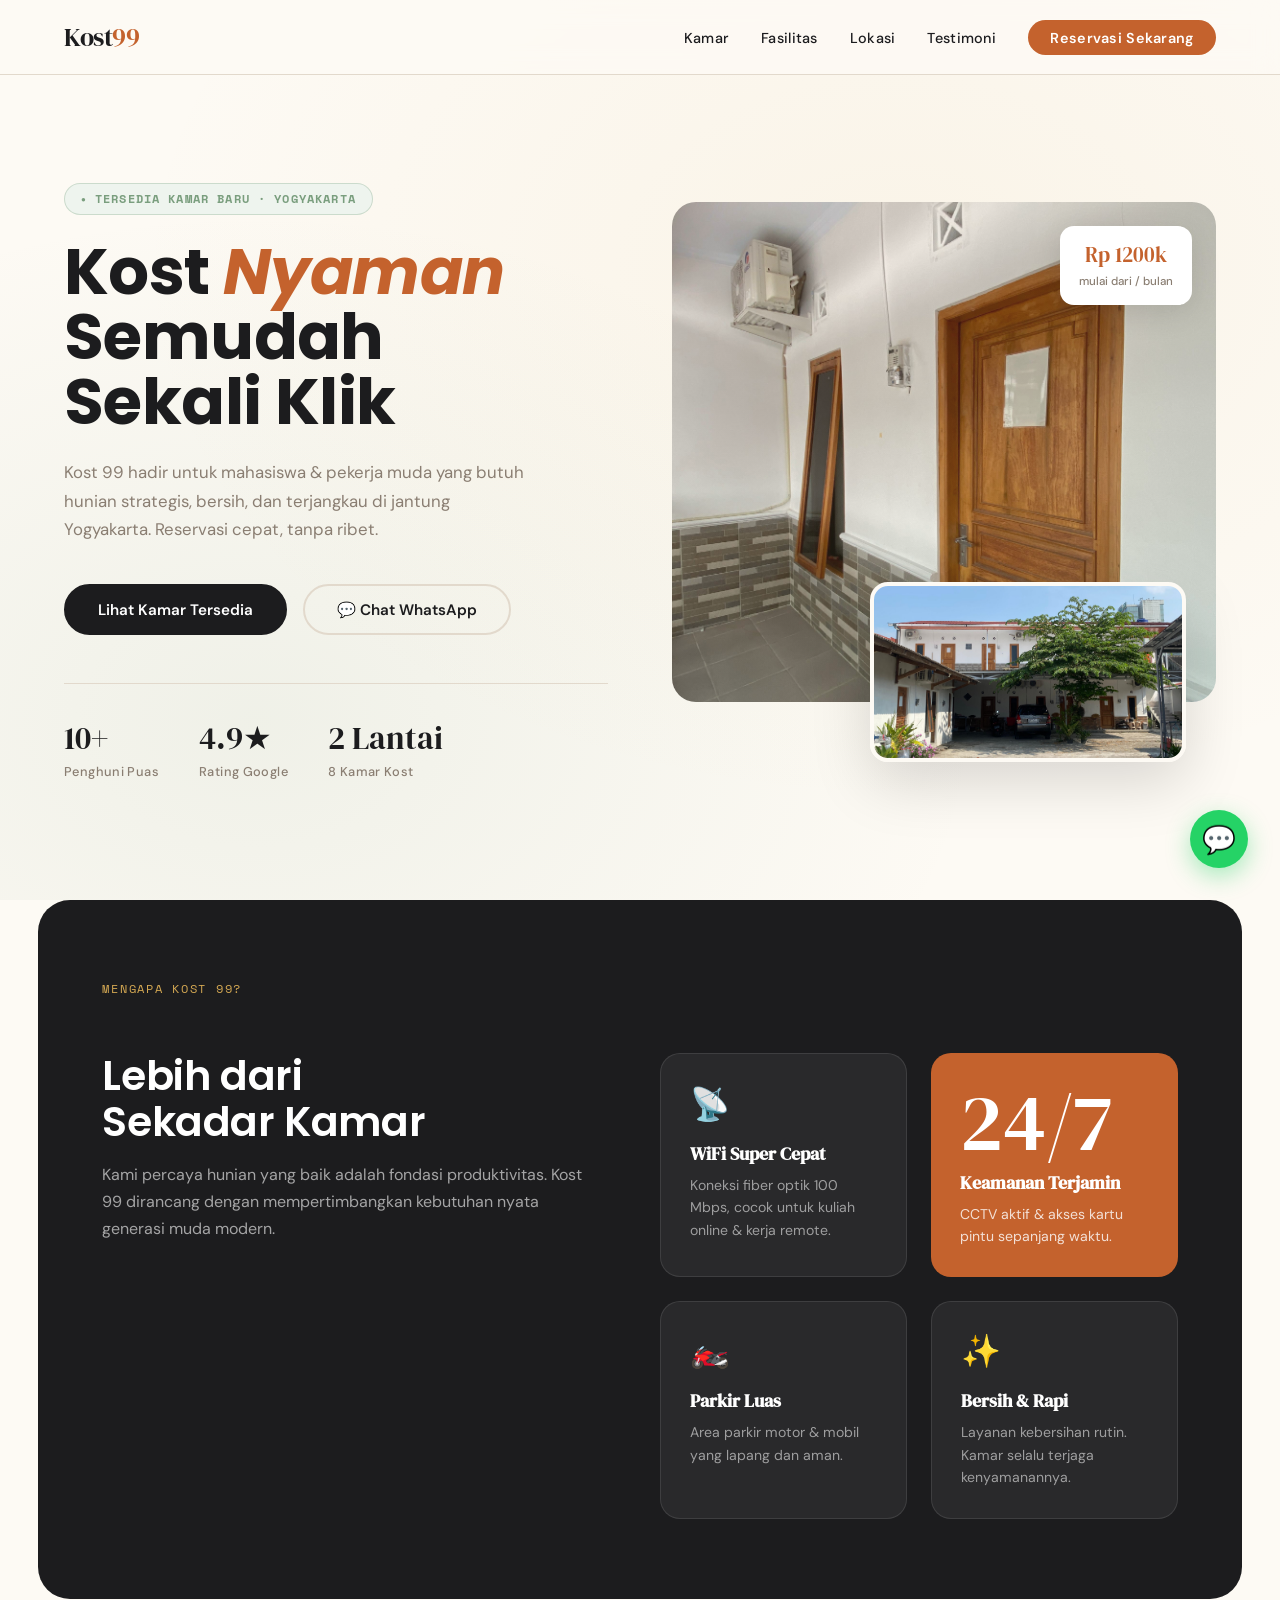
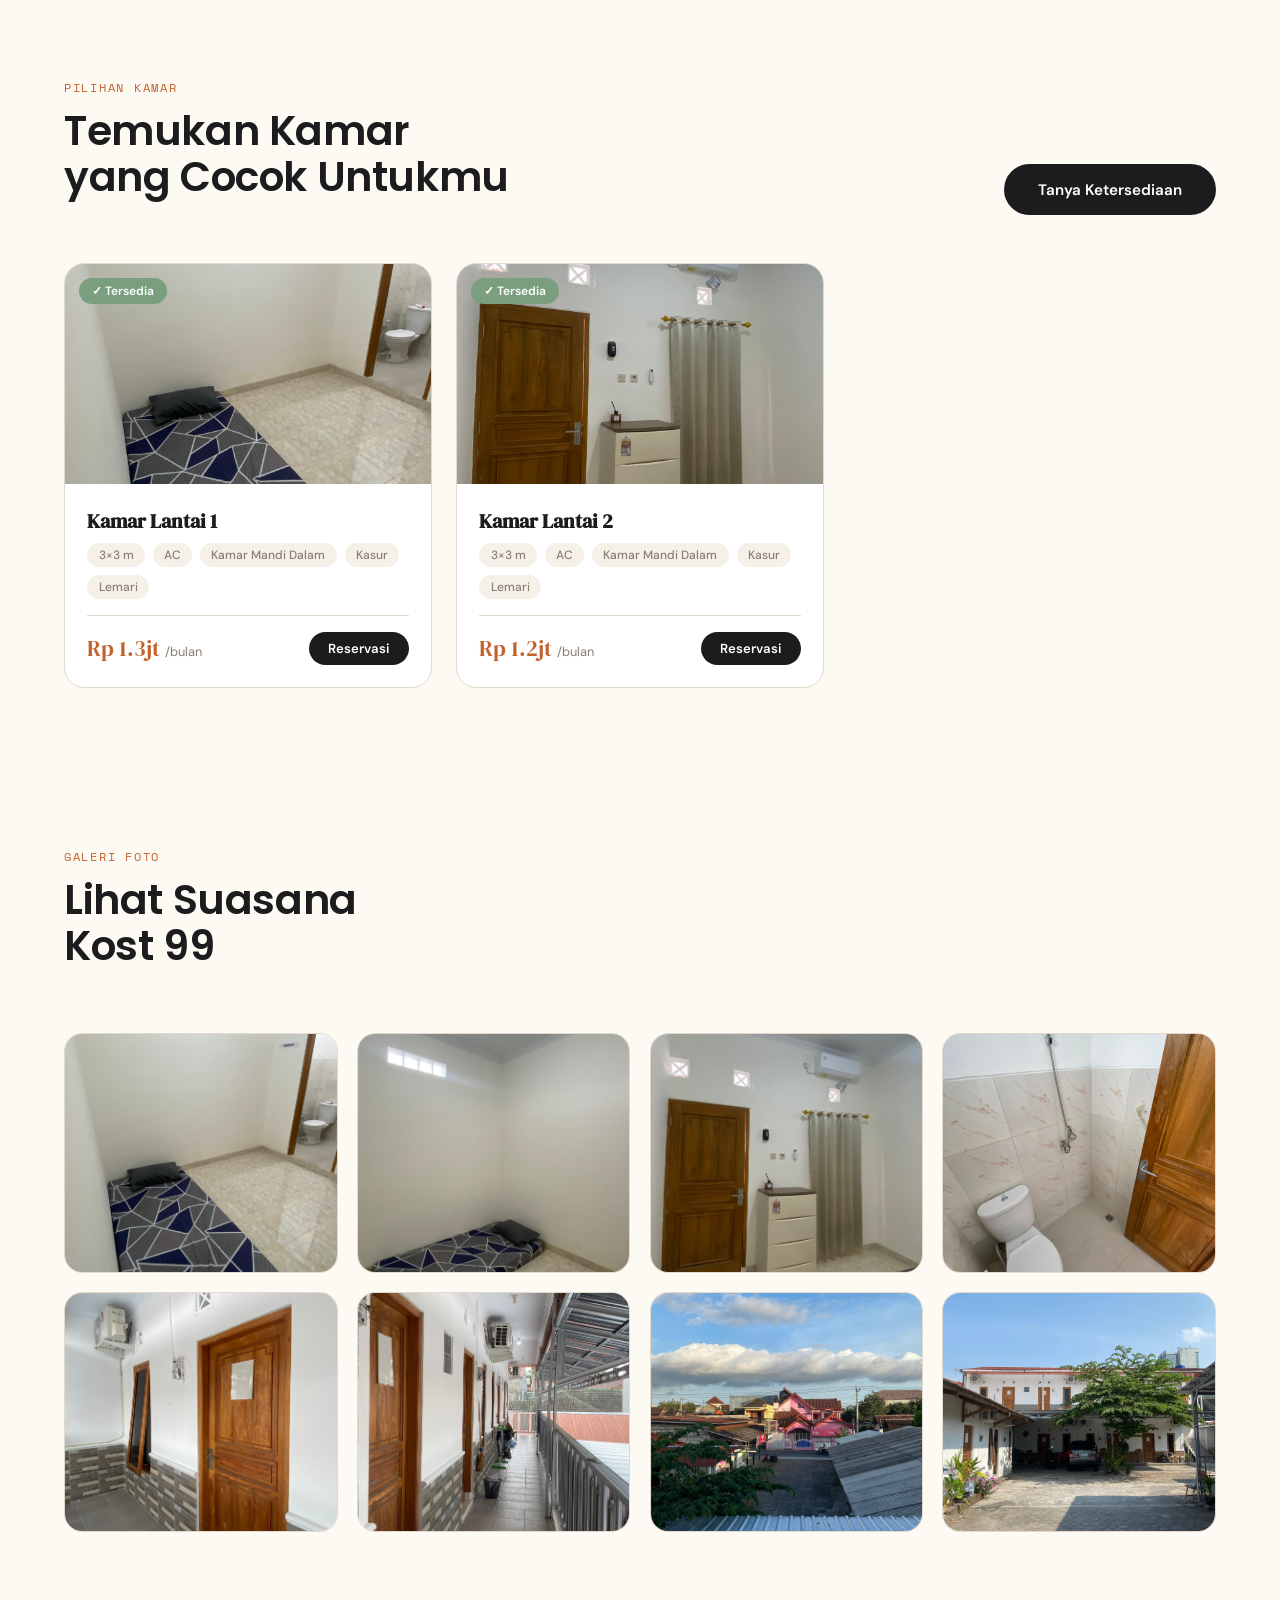
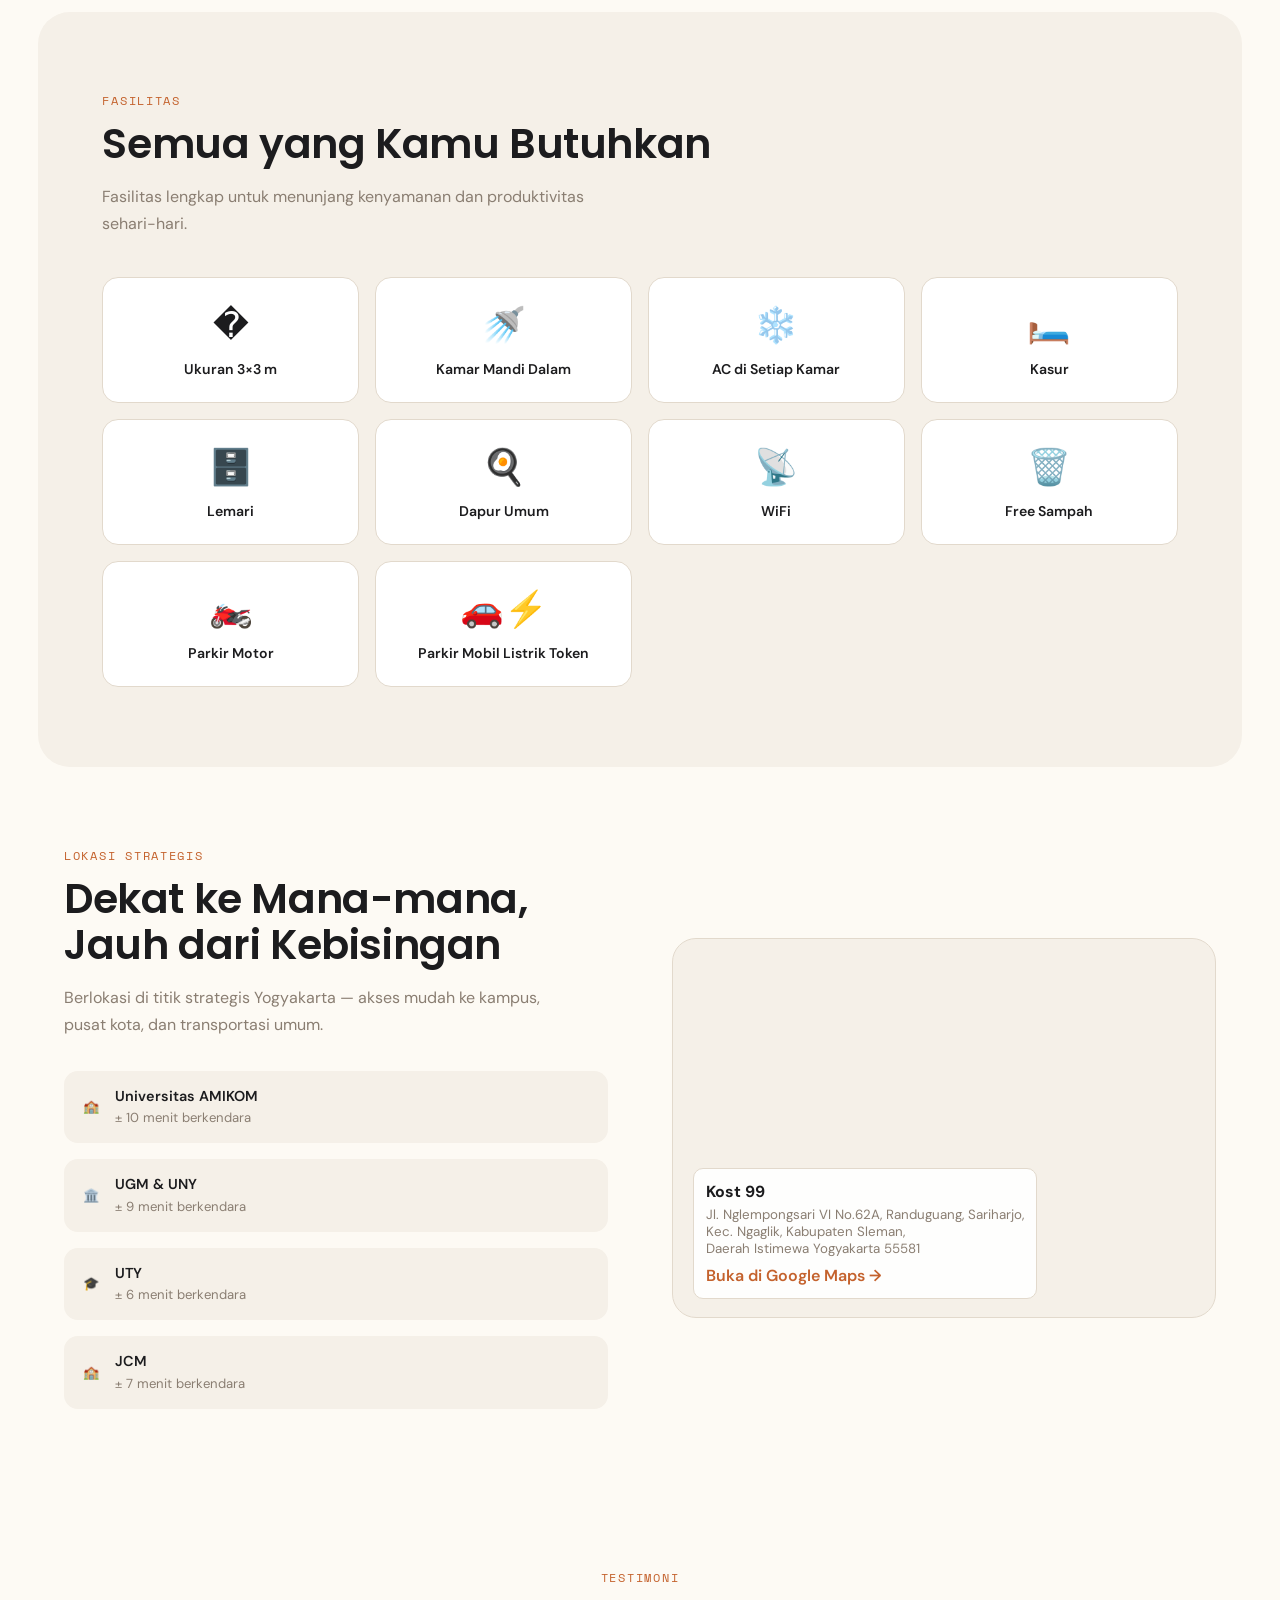
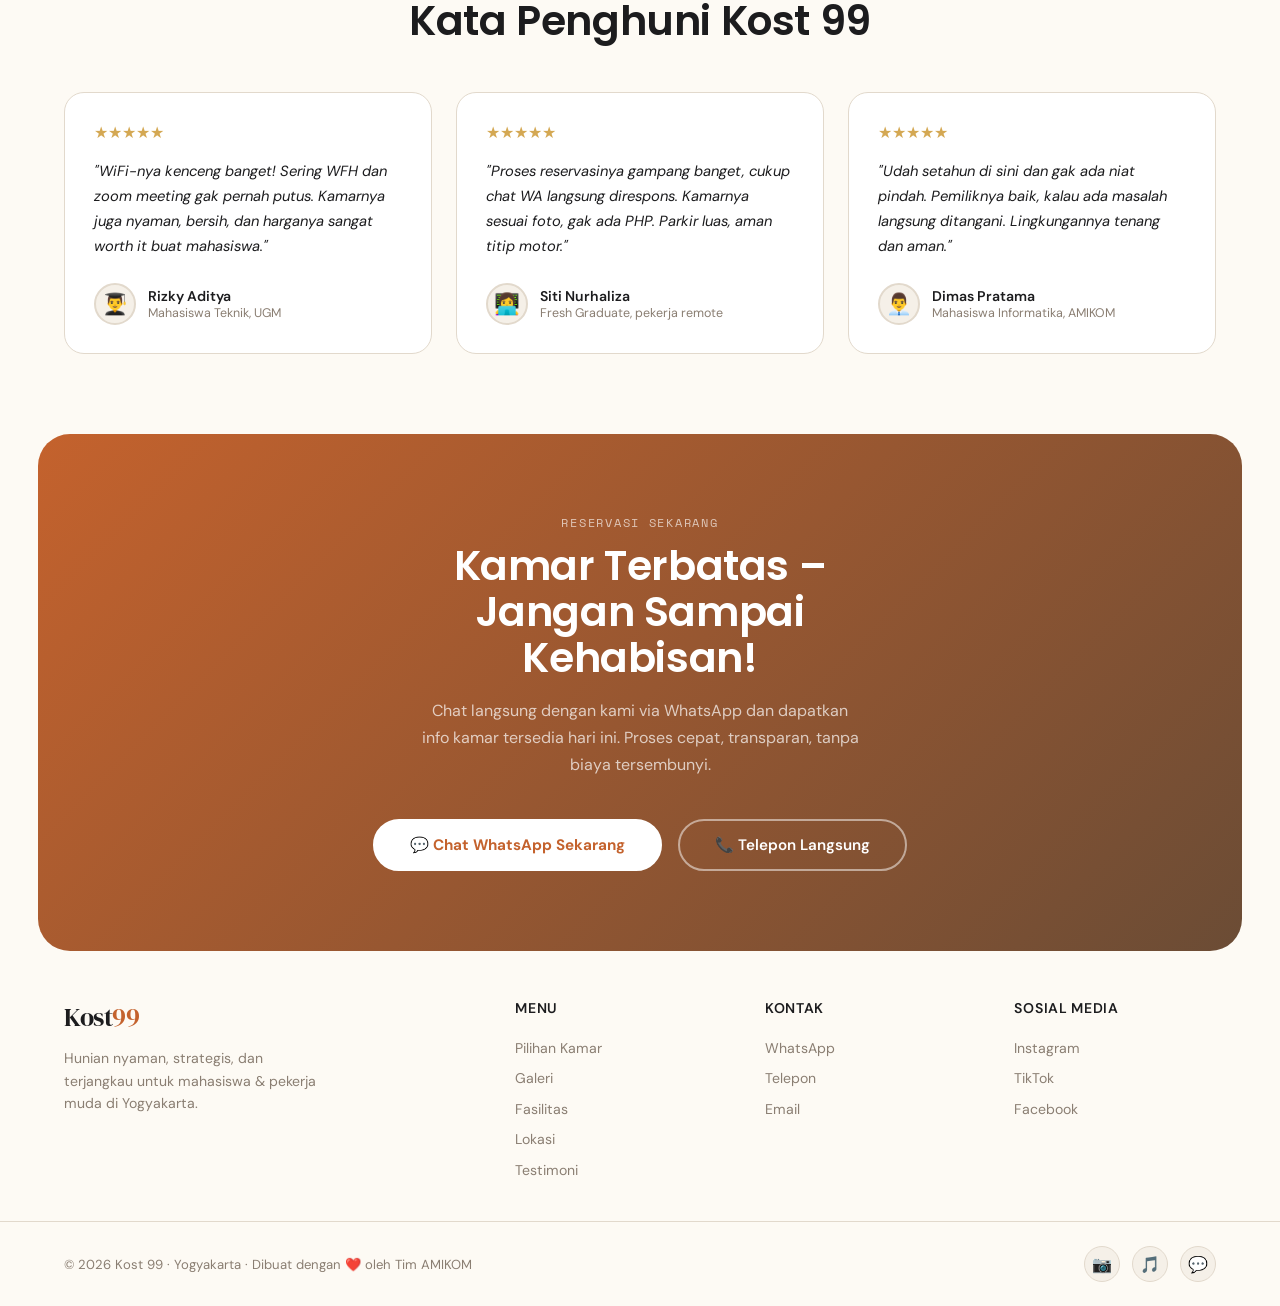
<file: index.html>
<!DOCTYPE html>
<html lang="id">
<head>
  <meta charset="UTF-8" />
  <meta name="viewport" content="width=device-width, initial-scale=1.0" />
  <title>Kost 99 – Hunian Nyaman di Yogyakarta</title>
  <meta name="description" content="Kost 99 – hunian strategis di Yogyakarta untuk mahasiswa & pekerja. Kamar bersih, WiFi cepat, fasilitas lengkap. Reservasi mudah online!" />
  <link rel="preconnect" href="https://fonts.googleapis.com" />
  <link rel="preconnect" href="https://fonts.gstatic.com" crossorigin />
  <link href="https://fonts.googleapis.com/css2?family=DM+Serif+Display:ital@0;1&family=DM+Sans:wght@300;400;500;600&family=Poppins:wght@400;600;700&family=Space+Mono:wght@400;700&display=swap" rel="stylesheet" />
  <link rel="stylesheet" href="styles.css" />
</head>
<body>

<!-- NAV -->
<nav>
  <a href="#" class="nav-logo">Kost<span>99</span></a>
  <ul class="nav-links">
    <li><a href="#kamar">Kamar</a></li>
    <li><a href="#fasilitas">Fasilitas</a></li>
    <li><a href="#lokasi">Lokasi</a></li>
    <li><a href="#testimoni">Testimoni</a></li>
    <li><a href="#kontak" class="nav-cta">Reservasi Sekarang</a></li>
  </ul>
</nav>

<!-- HERO -->
<section class="hero">
  <div class="hero-content">
    <div class="hero-badge">Tersedia Kamar Baru · Yogyakarta</div>
    <h1 class="hero-title">Kost <em>Nyaman</em><br>Semudah<br>Sekali Klik</h1>
    <p class="hero-desc">Kost 99 hadir untuk mahasiswa & pekerja muda yang butuh hunian strategis, bersih, dan terjangkau di jantung Yogyakarta. Reservasi cepat, tanpa ribet.</p>
    <div class="hero-actions">
      <a href="#kamar" class="btn-primary">Lihat Kamar Tersedia</a>
      <a href="https://wa.me/6288221852540?text=Halo%20Kost99%2C%20saya%20ingin%20tanya%20ketersediaan%20kamar" class="btn-secondary" target="_blank">💬 Chat WhatsApp</a>
    </div>
    <div class="hero-stats">
      <div>
        <span class="hero-stat-num">10+</span>
        <span class="hero-stat-label">Penghuni Puas</span>
      </div>
      <div>
        <span class="hero-stat-num">4.9★</span>
        <span class="hero-stat-label">Rating Google</span>
      </div>
      <div>
        <span class="hero-stat-num">2 Lantai</span>
        <span class="hero-stat-label">8 Kamar Kost</span>
      </div>
    </div>
  </div>
  <div class="hero-visual">
    <div class="hero-img-main"></div>
    <div class="hero-img-float"></div>
    <div class="hero-tag">
      <span class="hero-tag-price">Rp 1200k</span>
      <span class="hero-tag-label">mulai dari / bulan</span>
    </div>
  </div>
</section>

<!-- WHY KOST 99 -->
<section class="why" id="mengapa">
  <div class="section-label">Mengapa Kost 99?</div>
  <div class="why-grid">
    <div>
      <h2 class="section-title">Lebih dari<br>Sekadar Kamar</h2>
      <p class="section-desc" style="margin-top:1rem;">Kami percaya hunian yang baik adalah fondasi produktivitas. Kost 99 dirancang dengan mempertimbangkan kebutuhan nyata generasi muda modern.</p>
    </div>
    <div class="why-inner">
      <div class="why-card">
        <span class="why-icon">📡</span>
        <h3>WiFi Super Cepat</h3>
        <p>Koneksi fiber optik 100 Mbps, cocok untuk kuliah online & kerja remote.</p>
      </div>
      <div class="why-card why-highlight">
        <span class="why-big-num">24/7</span>
        <h3>Keamanan Terjamin</h3>
        <p>CCTV aktif & akses kartu pintu sepanjang waktu.</p>
      </div>
      <div class="why-card">
        <span class="why-icon">🏍️</span>
        <h3>Parkir Luas</h3>
        <p>Area parkir motor & mobil yang lapang dan aman.</p>
      </div>
      <div class="why-card">
        <span class="why-icon">✨</span>
        <h3>Bersih & Rapi</h3>
        <p>Layanan kebersihan rutin. Kamar selalu terjaga kenyamanannya.</p>
      </div>
    </div>
  </div>
</section>

<!-- ROOMS -->
<section id="kamar">
  <div class="rooms-header">
    <div>
      <div class="section-label">Pilihan Kamar</div>
      <h2 class="section-title">Temukan Kamar<br>yang Cocok Untukmu</h2>
    </div>
    <a href="#kontak" class="btn-primary">Tanya Ketersediaan</a>
  </div>
  <div class="rooms-grid">
    <div class="room-card">
      <div class="room-img" style="background-image: url('./fotokost/kamar-tidur/WhatsApp%20Image%202024-11-30%20at%2010.42.19_2f88bb75.jpg')">
        <span class="room-badge available">✓ Tersedia</span>
      </div>
      <div class="room-body">
        <h3 class="room-name">Kamar Lantai 1</h3>
        <div class="room-features">
          <span class="room-feat">3×3 m</span>
          <span class="room-feat">AC</span>
          <span class="room-feat">Kamar Mandi Dalam</span>
          <span class="room-feat">Kasur</span>
          <span class="room-feat">Lemari</span>
        </div>
        <div class="room-footer">
          <div>
            <div class="room-price">Rp 1.3jt <span>/bulan</span></div>
          </div>
          <a href="https://wa.me/6288221852540?text=Mau%20tanya%20Kamar%20Lantai%201" class="room-btn" target="_blank">Reservasi</a>
        </div>
      </div>
    </div>
    <div class="room-card">
      <div class="room-img" style="background-image: url('./fotokost/kamar-tidur/WhatsApp%20Image%202024-11-30%20at%2010.42.20_f54c117f.jpg')">
        <span class="room-badge available">✓ Tersedia</span>
      </div>
      <div class="room-body">
        <h3 class="room-name">Kamar Lantai 2</h3>
        <div class="room-features">
          <span class="room-feat">3×3 m</span>
          <span class="room-feat">AC</span>
          <span class="room-feat">Kamar Mandi Dalam</span>
          <span class="room-feat">Kasur</span>
          <span class="room-feat">Lemari</span>
        </div>
        <div class="room-footer">
          <div>
            <div class="room-price">Rp 1.2jt <span>/bulan</span></div>
          </div>
          <a href="https://wa.me/6288221852540?text=Mau%20tanya%20Kamar%20Lantai%202" class="room-btn" target="_blank">Reservasi</a>
        </div>
      </div>
    </div>
  </div>
</section>

<!-- GALLERY -->
<section id="galeri">
  <div class="rooms-header">
    <div>
      <div class="section-label">Galeri Foto</div>
      <h2 class="section-title">Lihat Suasana<br>Kost 99</h2>
    </div>
  </div>
  <div class="gallery-grid">
    <div class="gallery-item">
      <div class="gallery-img" style="background-image: url('./fotokost/kamar-tidur/WhatsApp%20Image%202024-11-30%20at%2010.42.19_2f88bb75.jpg');"></div>
    </div>
    <div class="gallery-item">
      <div class="gallery-img" style="background-image: url('./fotokost/kamar-tidur/WhatsApp%20Image%202024-11-30%20at%2010.42.20_a5ad1d4a.jpg');"></div>
    </div>
    <div class="gallery-item">
      <div class="gallery-img" style="background-image: url('./fotokost/kamar-tidur/WhatsApp%20Image%202024-11-30%20at%2010.42.20_f54c117f.jpg');"></div>
    </div>
    <div class="gallery-item">
      <div class="gallery-img" style="background-image: url('./fotokost/kamar-mandi/WhatsApp%20Image%202024-11-30%20at%2010.42.24_61f6daa3.jpg');"></div>
    </div>
    <div class="gallery-item">
      <div class="gallery-img" style="background-image: url('./fotokost/depan-kamar/WhatsApp%20Image%202024-11-30%20at%2010.42.14_7a111dfc.jpg');"></div>
    </div>
    <div class="gallery-item">
      <div class="gallery-img" style="background-image: url('./fotokost/depan-kamar/WhatsApp%20Image%202024-11-30%20at%2010.42.18_6459a204.jpg');"></div>
    </div>
    <div class="gallery-item">
      <div class="gallery-img" style="background-image: url('./fotokost/depan-kamar/WhatsApp%20Image%202024-11-30%20at%2010.42.27_b3b7ba86.jpg');"></div>
    </div>
    <div class="gallery-item">
      <div class="gallery-img" style="background-image: url('./fotokost/halaman/WhatsApp%20Image%202024-11-30%20at%2010.42.23_2e1df0cd.jpg');"></div>
    </div>
  </div>
</section>

<!-- FACILITIES -->
<section class="facilities" id="fasilitas">
  <div class="section-label">Fasilitas</div>
  <h2 class="section-title">Semua yang Kamu Butuhkan</h2>
  <p class="section-desc">Fasilitas lengkap untuk menunjang kenyamanan dan produktivitas sehari-hari.</p>
  <div class="fac-grid">
    <div class="fac-item"><span class="fac-icon">�</span><div class="fac-name">Ukuran 3×3 m</div></div>
    <div class="fac-item"><span class="fac-icon">🚿</span><div class="fac-name">Kamar Mandi Dalam</div></div>
    <div class="fac-item"><span class="fac-icon">❄️</span><div class="fac-name">AC di Setiap Kamar</div></div>
    <div class="fac-item"><span class="fac-icon">🛏️</span><div class="fac-name">Kasur</div></div>
    <div class="fac-item"><span class="fac-icon">🗄️</span><div class="fac-name">Lemari</div></div>
    <div class="fac-item"><span class="fac-icon">🍳</span><div class="fac-name">Dapur Umum</div></div>
    <div class="fac-item"><span class="fac-icon">📡</span><div class="fac-name">WiFi</div></div>
    <div class="fac-item"><span class="fac-icon">🗑️</span><div class="fac-name">Free Sampah</div></div>
    <div class="fac-item"><span class="fac-icon">🏍️</span><div class="fac-name">Parkir Motor</div></div>
    <div class="fac-item"><span class="fac-icon">🚗⚡</span><div class="fac-name">Parkir Mobil Listrik Token</div></div>
  </div>
</section>

<!-- LOCATION -->
<section id="lokasi">
  <div class="location-grid">
    <div>
      <div class="section-label">Lokasi Strategis</div>
      <h2 class="section-title">Dekat ke Mana-mana,<br>Jauh dari Kebisingan</h2>
      <p class="section-desc">Berlokasi di titik strategis Yogyakarta — akses mudah ke kampus, pusat kota, dan transportasi umum.</p>
      <div class="loc-items">
        <div class="loc-item">
          <span class="loc-icon">🏫</span>
          <div>
            <strong>Universitas AMIKOM</strong>
            <span>± 10 menit berkendara</span>
          </div>
        </div>
        <div class="loc-item">
          <span class="loc-icon">🏛️</span>
          <div>
            <strong>UGM & UNY</strong>
            <span>± 9 menit berkendara</span>
          </div>
        </div>
        <div class="loc-item">
          <span class="loc-icon">🎓</span>
          <div>
            <strong>UTY</strong>
            <span>± 6 menit berkendara</span>
          </div>
        </div>
        <div class="loc-item">
          <span class="loc-icon">🏫</span>
          <div>
            <strong>JCM</strong>
            <span>± 7 menit berkendara</span>
          </div>
        </div>
      </div>
    </div>
    <div class="location-map">
      <iframe
        src="https://www.google.com/maps?q=Jl.+Nglempongsari+VI+No.+62A,+Randuguang,+Sariharjo,+Ngaglik,+Sleman,+Yogyakarta&output=embed"
        width="100%" height="100%" style="border:0;" allowfullscreen="" loading="lazy" referrerpolicy="no-referrer-when-downgrade"></iframe>
      <div style="position:absolute;left:20px;bottom:18px;background:rgba(255,255,255,0.92);padding:12px;border-radius:10px;border:1px solid var(--border);max-width:86%;">
        <strong>Kost 99</strong><br>
        <small style="color:var(--text-muted);display:block;margin-top:4px;">Jl. Nglempongsari VI No.62A, Randuguang, Sariharjo,<br>Kec. Ngaglik, Kabupaten Sleman,<br>Daerah Istimewa Yogyakarta 55581</small>
        <div style="margin-top:8px;"><a href="https://www.google.com/maps/search/?api=1&query=Jl.+Nglempongsari+VI+No.62A,+Randuguang,+Sariharjo,+Ngaglik,+Sleman,+Yogyakarta+55581" target="_blank" style="color:var(--terracotta);text-decoration:none;font-weight:600;">Buka di Google Maps →</a></div>
      </div>
    </div>
  </div>
</section>

<!-- TESTIMONIALS -->
<section class="testi" id="testimoni">
  <div style="text-align:center;">
    <div class="section-label">Testimoni</div>
    <h2 class="section-title">Kata Penghuni Kost 99</h2>
  </div>
  <div class="testi-grid">
    <div class="testi-card">
      <div class="testi-stars">★★★★★</div>
      <p class="testi-text">"WiFi-nya kenceng banget! Sering WFH dan zoom meeting gak pernah putus. Kamarnya juga nyaman, bersih, dan harganya sangat worth it buat mahasiswa."</p>
      <div class="testi-author">
        <div class="testi-avatar">👨‍🎓</div>
        <div>
          <div class="testi-name">Rizky Aditya</div>
          <div class="testi-role">Mahasiswa Teknik, UGM</div>
        </div>
      </div>
    </div>
    <div class="testi-card">
      <div class="testi-stars">★★★★★</div>
      <p class="testi-text">"Proses reservasinya gampang banget, cukup chat WA langsung direspons. Kamarnya sesuai foto, gak ada PHP. Parkir luas, aman titip motor."</p>
      <div class="testi-author">
        <div class="testi-avatar">👩‍💻</div>
        <div>
          <div class="testi-name">Siti Nurhaliza</div>
          <div class="testi-role">Fresh Graduate, pekerja remote</div>
        </div>
      </div>
    </div>
    <div class="testi-card">
      <div class="testi-stars">★★★★★</div>
      <p class="testi-text">"Udah setahun di sini dan gak ada niat pindah. Pemiliknya baik, kalau ada masalah langsung ditangani. Lingkungannya tenang dan aman."</p>
      <div class="testi-author">
        <div class="testi-avatar">👨‍💼</div>
        <div>
          <div class="testi-name">Dimas Pratama</div>
          <div class="testi-role">Mahasiswa Informatika, AMIKOM</div>
        </div>
      </div>
    </div>
  </div>
</section>

<!-- CTA -->
<section class="cta-section" id="kontak">
  <div class="section-label">Reservasi Sekarang</div>
  <h2 class="section-title">Kamar Terbatas –<br>Jangan Sampai Kehabisan!</h2>
  <p class="section-desc">Chat langsung dengan kami via WhatsApp dan dapatkan info kamar tersedia hari ini. Proses cepat, transparan, tanpa biaya tersembunyi.</p>
  <div class="cta-actions">
    <a href="https://wa.me/6288221852540?text=Halo%20Kost99%2C%20saya%20tertarik%20reservasi%20kamar" target="_blank" class="btn-white">💬 Chat WhatsApp Sekarang</a>
    <a href="tel:+6288221852540" class="btn-outline-white">📞 Telepon Langsung</a>
  </div>
</section>

<!-- FOOTER -->
<footer>
  <div class="footer-brand">
    <a href="#" class="nav-logo">Kost<span style="color:var(--terracotta)">99</span></a>
    <p>Hunian nyaman, strategis, dan terjangkau untuk mahasiswa & pekerja muda di Yogyakarta.</p>
  </div>
  <div>
    <h4>Menu</h4>
    <ul>
      <li><a href="#kamar">Pilihan Kamar</a></li>    <li><a href="#galeri">Galeri</a></li>      <li><a href="#fasilitas">Fasilitas</a></li>
      <li><a href="#lokasi">Lokasi</a></li>
      <li><a href="#testimoni">Testimoni</a></li>
    </ul>
  </div>
  <div>
    <h4>Kontak</h4>
    <ul>
      <li><a href="https://wa.me/6288221852540" target="_blank">WhatsApp</a></li>
      <li><a href="tel:+6288221852540">Telepon</a></li>
      <li><a href="mailto:info@kost99.com">Email</a></li>
    </ul>
  </div>
  <div>
    <h4>Sosial Media</h4>
    <ul>
      <li><a href="#" target="_blank">Instagram</a></li>
      <li><a href="#" target="_blank">TikTok</a></li>
      <li><a href="#" target="_blank">Facebook</a></li>
    </ul>
  </div>
</footer>
<div class="footer-bottom">
  <p>© 2026 Kost 99 · Yogyakarta · Dibuat dengan ❤️ oleh Tim AMIKOM</p>
  <div class="footer-socials">
    <a href="#" class="social-btn">📷</a>
    <a href="#" class="social-btn">🎵</a>
    <a href="#" class="social-btn">💬</a>
  </div>
</div>

<!-- Floating WA Button -->
<a href="https://wa.me/6288221852540?text=Halo%20Kost99%2C%20saya%20mau%20tanya%20kamar" target="_blank" class="wa-float" title="Chat WhatsApp">💬</a>

</body>
</html>
</file>
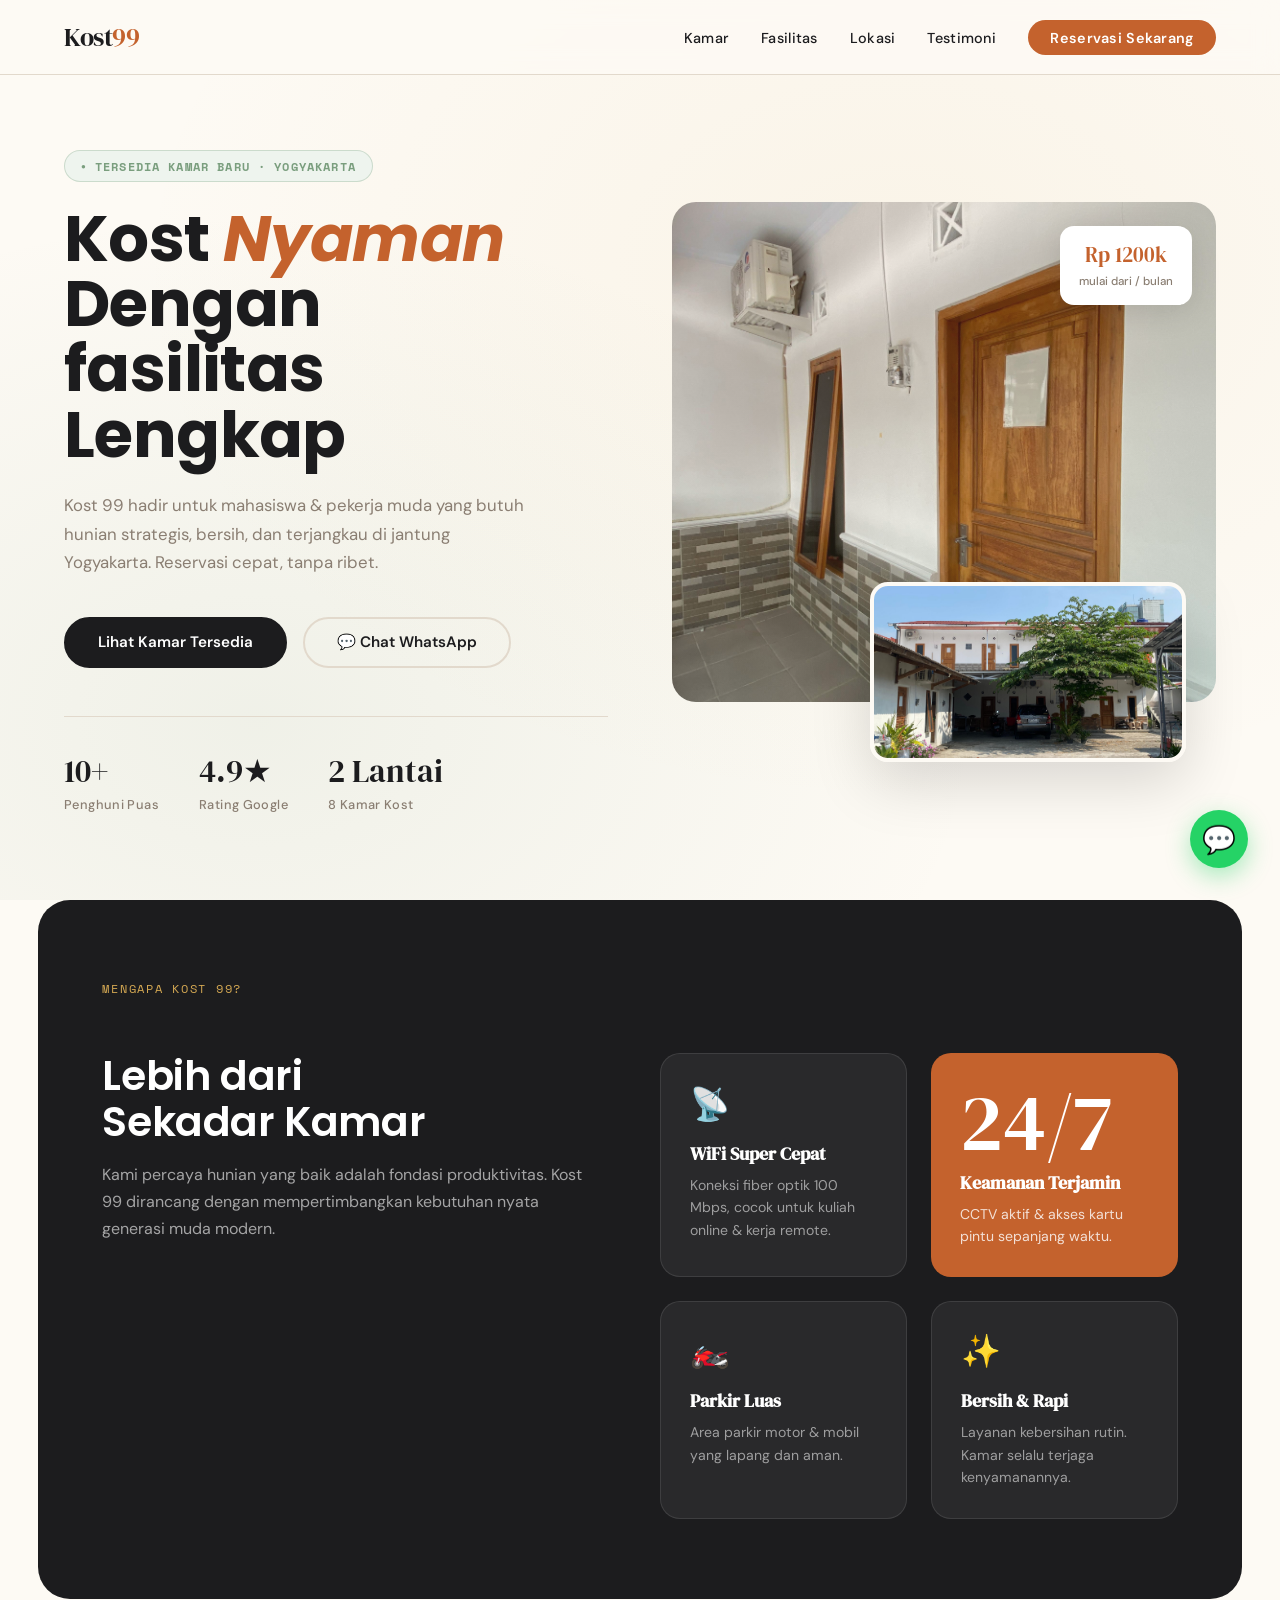
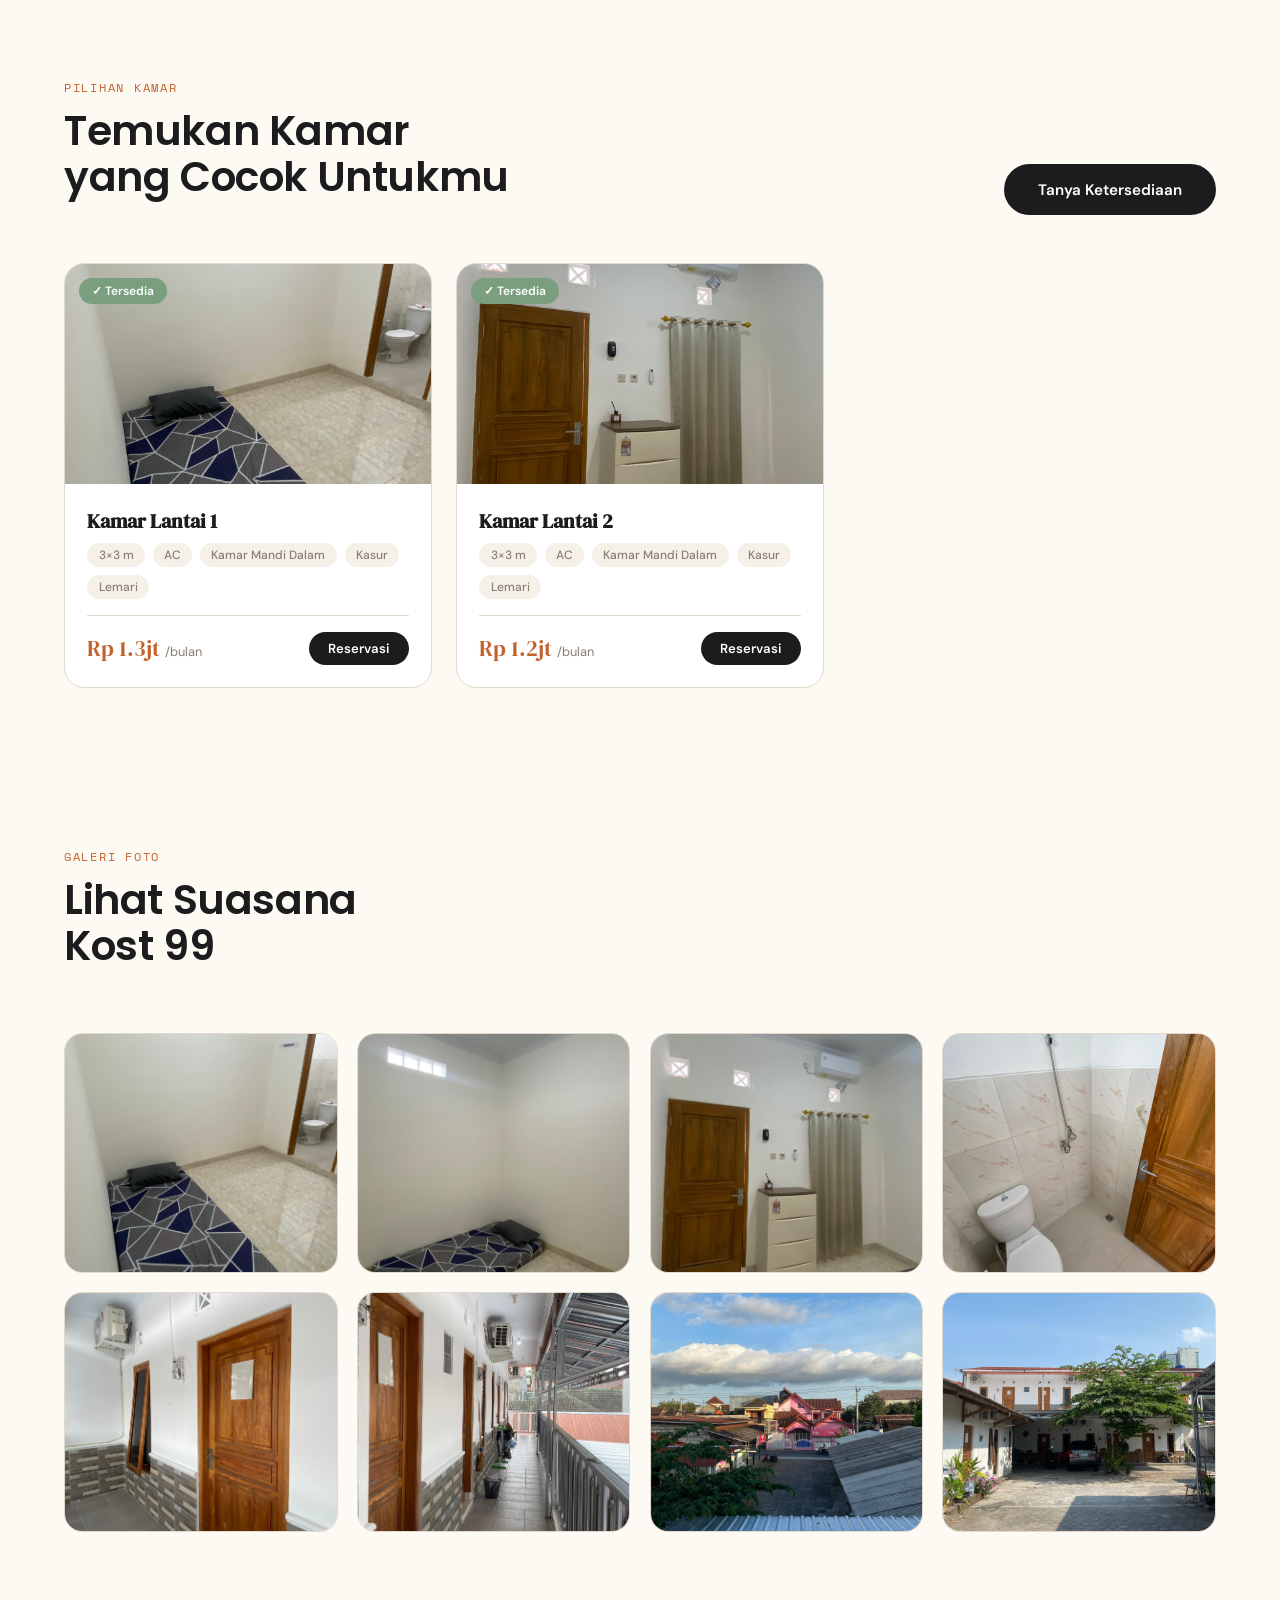
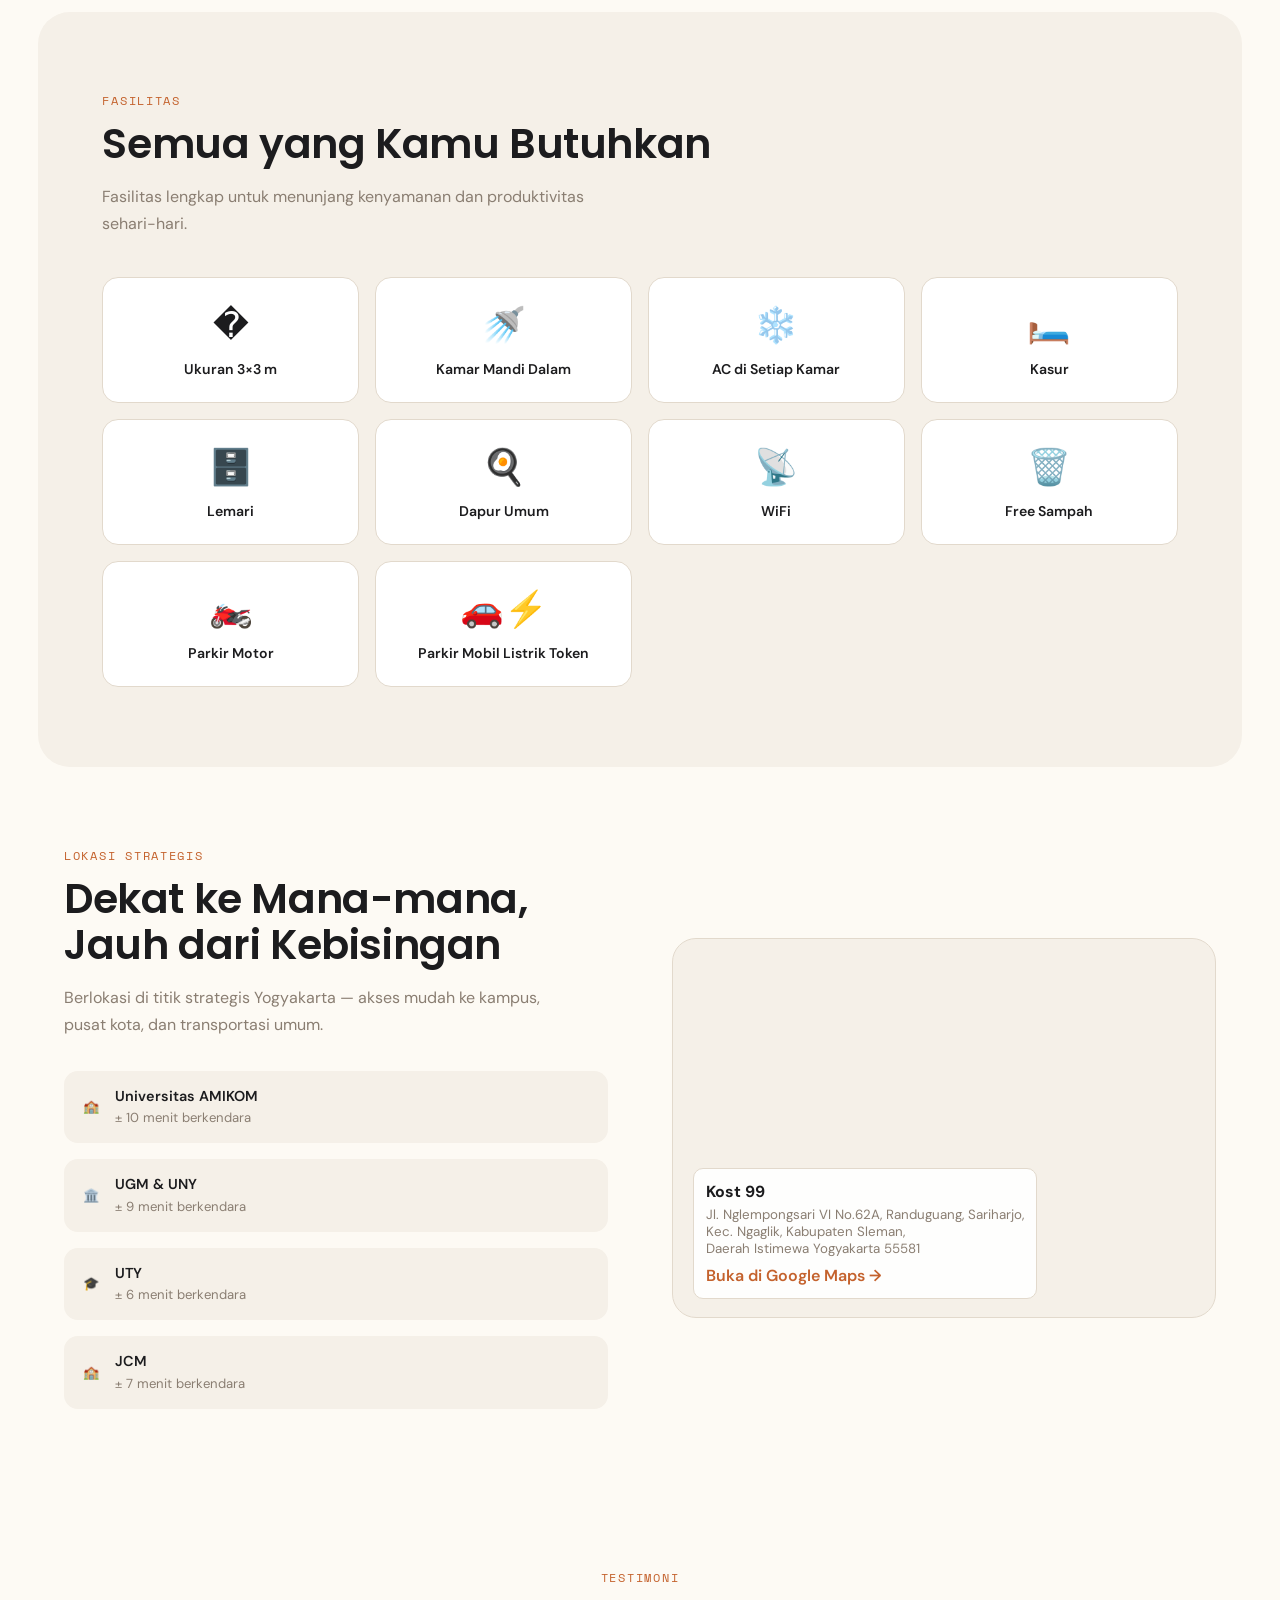
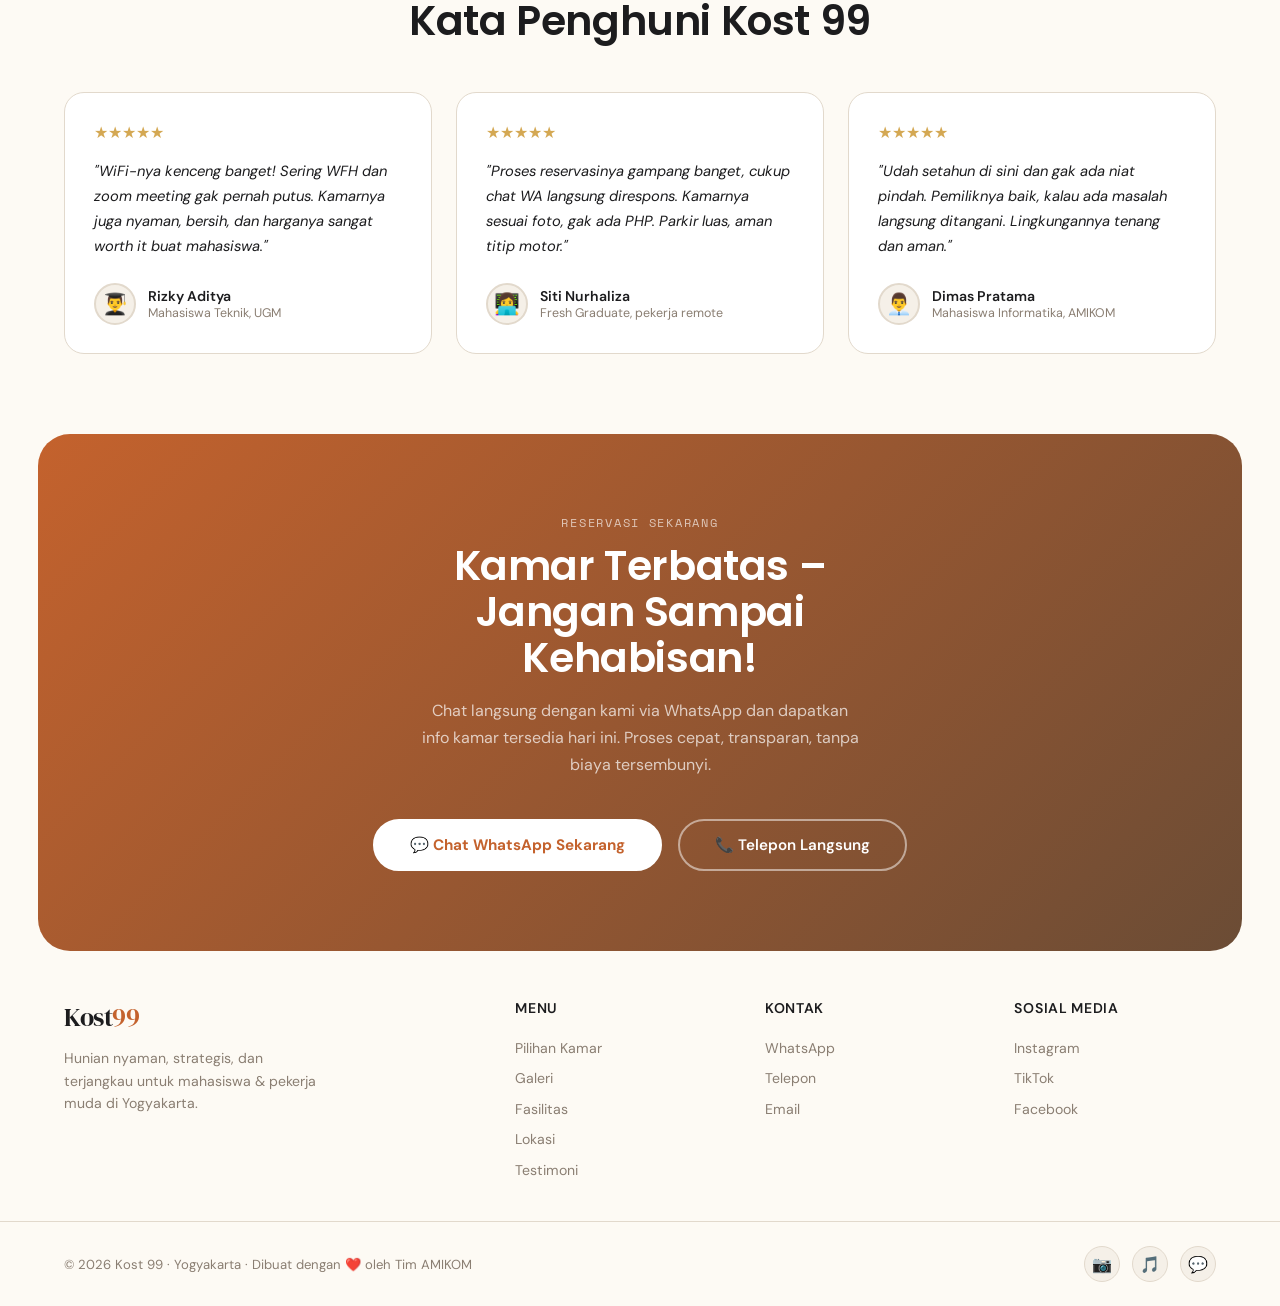
<file: update1.html>
<!DOCTYPE html>
<html lang="id">
<head>
  <meta charset="UTF-8" />
  <meta name="viewport" content="width=device-width, initial-scale=1.0" />
  <title>Kost 99 – Hunian Nyaman di Yogyakarta</title>
  <meta name="description" content="Kost 99 – hunian strategis di Yogyakarta untuk mahasiswa & pekerja. Kamar bersih, WiFi cepat, fasilitas lengkap. Reservasi mudah online!" />
  <link rel="preconnect" href="https://fonts.googleapis.com" />
  <link rel="preconnect" href="https://fonts.gstatic.com" crossorigin />
  <link href="https://fonts.googleapis.com/css2?family=DM+Serif+Display:ital@0;1&family=DM+Sans:wght@300;400;500;600&family=Poppins:wght@400;600;700&family=Space+Mono:wght@400;700&display=swap" rel="stylesheet" />
  <link rel="stylesheet" href="styles.css" />
</head>
<body>

<!-- NAV -->
<nav>
  <a href="#" class="nav-logo">Kost<span>99</span></a>
  <ul class="nav-links">
    <li><a href="#kamar">Kamar</a></li>
    <li><a href="#fasilitas">Fasilitas</a></li>
    <li><a href="#lokasi">Lokasi</a></li>
    <li><a href="#testimoni">Testimoni</a></li>
    <li><a href="#kontak" class="nav-cta">Reservasi Sekarang</a></li>
  </ul>
</nav>

<!-- HERO -->
<section class="hero">
  <div class="hero-content">
    <div class="hero-badge">Tersedia Kamar Baru · Yogyakarta</div>
    <h1 class="hero-title">Kost <em>Nyaman</em><br>Dengan<br>fasilitas Lengkap</h1>
    <p class="hero-desc">Kost 99 hadir untuk mahasiswa & pekerja muda yang butuh hunian strategis, bersih, dan terjangkau di jantung Yogyakarta. Reservasi cepat, tanpa ribet.</p>
    <div class="hero-actions">
      <a href="#kamar" class="btn-primary">Lihat Kamar Tersedia</a>
      <a href="https://wa.me/6288221852540?text=Halo%20Kost99%2C%20saya%20ingin%20tanya%20ketersediaan%20kamar" class="btn-secondary" target="_blank">💬 Chat WhatsApp</a>
    </div>
    <div class="hero-stats">
      <div>
        <span class="hero-stat-num">10+</span>
        <span class="hero-stat-label">Penghuni Puas</span>
      </div>
      <div>
        <span class="hero-stat-num">4.9★</span>
        <span class="hero-stat-label">Rating Google</span>
      </div>
      <div>
        <span class="hero-stat-num">2 Lantai</span>
        <span class="hero-stat-label">8 Kamar Kost</span>
      </div>
    </div>
  </div>
  <div class="hero-visual">
    <div class="hero-img-main"></div>
    <div class="hero-img-float"></div>
    <div class="hero-tag">
      <span class="hero-tag-price">Rp 1200k</span>
      <span class="hero-tag-label">mulai dari / bulan</span>
    </div>
  </div>
</section>

<!-- WHY KOST 99 -->
<section class="why" id="mengapa">
  <div class="section-label">Mengapa Kost 99?</div>
  <div class="why-grid">
    <div>
      <h2 class="section-title">Lebih dari<br>Sekadar Kamar</h2>
      <p class="section-desc" style="margin-top:1rem;">Kami percaya hunian yang baik adalah fondasi produktivitas. Kost 99 dirancang dengan mempertimbangkan kebutuhan nyata generasi muda modern.</p>
    </div>
    <div class="why-inner">
      <div class="why-card">
        <span class="why-icon">📡</span>
        <h3>WiFi Super Cepat</h3>
        <p>Koneksi fiber optik 100 Mbps, cocok untuk kuliah online & kerja remote.</p>
      </div>
      <div class="why-card why-highlight">
        <span class="why-big-num">24/7</span>
        <h3>Keamanan Terjamin</h3>
        <p>CCTV aktif & akses kartu pintu sepanjang waktu.</p>
      </div>
      <div class="why-card">
        <span class="why-icon">🏍️</span>
        <h3>Parkir Luas</h3>
        <p>Area parkir motor & mobil yang lapang dan aman.</p>
      </div>
      <div class="why-card">
        <span class="why-icon">✨</span>
        <h3>Bersih & Rapi</h3>
        <p>Layanan kebersihan rutin. Kamar selalu terjaga kenyamanannya.</p>
      </div>
    </div>
  </div>
</section>

<!-- ROOMS -->
<section id="kamar">
  <div class="rooms-header">
    <div>
      <div class="section-label">Pilihan Kamar</div>
      <h2 class="section-title">Temukan Kamar<br>yang Cocok Untukmu</h2>
    </div>
    <a href="#kontak" class="btn-primary">Tanya Ketersediaan</a>
  </div>
  <div class="rooms-grid">
    <div class="room-card">
      <div class="room-img" style="background-image: url('./fotokost/kamar-tidur/WhatsApp%20Image%202024-11-30%20at%2010.42.19_2f88bb75.jpg')">
        <span class="room-badge available">✓ Tersedia</span>
      </div>
      <div class="room-body">
        <h3 class="room-name">Kamar Lantai 1</h3>
        <div class="room-features">
          <span class="room-feat">3×3 m</span>
          <span class="room-feat">AC</span>
          <span class="room-feat">Kamar Mandi Dalam</span>
          <span class="room-feat">Kasur</span>
          <span class="room-feat">Lemari</span>
        </div>
        <div class="room-footer">
          <div>
            <div class="room-price">Rp 1.3jt <span>/bulan</span></div>
          </div>
          <a href="https://wa.me/6288221852540?text=Mau%20tanya%20Kamar%20Lantai%201" class="room-btn" target="_blank">Reservasi</a>
        </div>
      </div>
    </div>
    <div class="room-card">
      <div class="room-img" style="background-image: url('./fotokost/kamar-tidur/WhatsApp%20Image%202024-11-30%20at%2010.42.20_f54c117f.jpg')">
        <span class="room-badge available">✓ Tersedia</span>
      </div>
      <div class="room-body">
        <h3 class="room-name">Kamar Lantai 2</h3>
        <div class="room-features">
          <span class="room-feat">3×3 m</span>
          <span class="room-feat">AC</span>
          <span class="room-feat">Kamar Mandi Dalam</span>
          <span class="room-feat">Kasur</span>
          <span class="room-feat">Lemari</span>
        </div>
        <div class="room-footer">
          <div>
            <div class="room-price">Rp 1.2jt <span>/bulan</span></div>
          </div>
          <a href="https://wa.me/6288221852540?text=Mau%20tanya%20Kamar%20Lantai%202" class="room-btn" target="_blank">Reservasi</a>
        </div>
      </div>
    </div>
  </div>
</section>

<!-- GALLERY -->
<section id="galeri">
  <div class="rooms-header">
    <div>
      <div class="section-label">Galeri Foto</div>
      <h2 class="section-title">Lihat Suasana<br>Kost 99</h2>
    </div>
  </div>
  <div class="gallery-grid">
    <div class="gallery-item">
      <div class="gallery-img" style="background-image: url('./fotokost/kamar-tidur/WhatsApp%20Image%202024-11-30%20at%2010.42.19_2f88bb75.jpg');"></div>
    </div>
    <div class="gallery-item">
      <div class="gallery-img" style="background-image: url('./fotokost/kamar-tidur/WhatsApp%20Image%202024-11-30%20at%2010.42.20_a5ad1d4a.jpg');"></div>
    </div>
    <div class="gallery-item">
      <div class="gallery-img" style="background-image: url('./fotokost/kamar-tidur/WhatsApp%20Image%202024-11-30%20at%2010.42.20_f54c117f.jpg');"></div>
    </div>
    <div class="gallery-item">
      <div class="gallery-img" style="background-image: url('./fotokost/kamar-mandi/WhatsApp%20Image%202024-11-30%20at%2010.42.24_61f6daa3.jpg');"></div>
    </div>
    <div class="gallery-item">
      <div class="gallery-img" style="background-image: url('./fotokost/depan-kamar/WhatsApp%20Image%202024-11-30%20at%2010.42.14_7a111dfc.jpg');"></div>
    </div>
    <div class="gallery-item">
      <div class="gallery-img" style="background-image: url('./fotokost/depan-kamar/WhatsApp%20Image%202024-11-30%20at%2010.42.18_6459a204.jpg');"></div>
    </div>
    <div class="gallery-item">
      <div class="gallery-img" style="background-image: url('./fotokost/depan-kamar/WhatsApp%20Image%202024-11-30%20at%2010.42.27_b3b7ba86.jpg');"></div>
    </div>
    <div class="gallery-item">
      <div class="gallery-img" style="background-image: url('./fotokost/halaman/WhatsApp%20Image%202024-11-30%20at%2010.42.23_2e1df0cd.jpg');"></div>
    </div>
  </div>
</section>

<!-- FACILITIES -->
<section class="facilities" id="fasilitas">
  <div class="section-label">Fasilitas</div>
  <h2 class="section-title">Semua yang Kamu Butuhkan</h2>
  <p class="section-desc">Fasilitas lengkap untuk menunjang kenyamanan dan produktivitas sehari-hari.</p>
  <div class="fac-grid">
    <div class="fac-item"><span class="fac-icon">�</span><div class="fac-name">Ukuran 3×3 m</div></div>
    <div class="fac-item"><span class="fac-icon">🚿</span><div class="fac-name">Kamar Mandi Dalam</div></div>
    <div class="fac-item"><span class="fac-icon">❄️</span><div class="fac-name">AC di Setiap Kamar</div></div>
    <div class="fac-item"><span class="fac-icon">🛏️</span><div class="fac-name">Kasur</div></div>
    <div class="fac-item"><span class="fac-icon">🗄️</span><div class="fac-name">Lemari</div></div>
    <div class="fac-item"><span class="fac-icon">🍳</span><div class="fac-name">Dapur Umum</div></div>
    <div class="fac-item"><span class="fac-icon">📡</span><div class="fac-name">WiFi</div></div>
    <div class="fac-item"><span class="fac-icon">🗑️</span><div class="fac-name">Free Sampah</div></div>
    <div class="fac-item"><span class="fac-icon">🏍️</span><div class="fac-name">Parkir Motor</div></div>
    <div class="fac-item"><span class="fac-icon">🚗⚡</span><div class="fac-name">Parkir Mobil Listrik Token</div></div>
  </div>
</section>

<!-- LOCATION -->
<section id="lokasi">
  <div class="location-grid">
    <div>
      <div class="section-label">Lokasi Strategis</div>
      <h2 class="section-title">Dekat ke Mana-mana,<br>Jauh dari Kebisingan</h2>
      <p class="section-desc">Berlokasi di titik strategis Yogyakarta — akses mudah ke kampus, pusat kota, dan transportasi umum.</p>
      <div class="loc-items">
        <div class="loc-item">
          <span class="loc-icon">🏫</span>
          <div>
            <strong>Universitas AMIKOM</strong>
            <span>± 10 menit berkendara</span>
          </div>
        </div>
        <div class="loc-item">
          <span class="loc-icon">🏛️</span>
          <div>
            <strong>UGM & UNY</strong>
            <span>± 9 menit berkendara</span>
          </div>
        </div>
        <div class="loc-item">
          <span class="loc-icon">🎓</span>
          <div>
            <strong>UTY</strong>
            <span>± 6 menit berkendara</span>
          </div>
        </div>
        <div class="loc-item">
          <span class="loc-icon">🏫</span>
          <div>
            <strong>JCM</strong>
            <span>± 7 menit berkendara</span>
          </div>
        </div>
      </div>
    </div>
    <div class="location-map">
      <iframe
        src="https://www.google.com/maps?q=Jl.+Nglempongsari+VI+No.+62A,+Randuguang,+Sariharjo,+Ngaglik,+Sleman,+Yogyakarta&output=embed"
        width="100%" height="100%" style="border:0;" allowfullscreen="" loading="lazy" referrerpolicy="no-referrer-when-downgrade"></iframe>
      <div style="position:absolute;left:20px;bottom:18px;background:rgba(255,255,255,0.92);padding:12px;border-radius:10px;border:1px solid var(--border);max-width:86%;">
        <strong>Kost 99</strong><br>
        <small style="color:var(--text-muted);display:block;margin-top:4px;">Jl. Nglempongsari VI No.62A, Randuguang, Sariharjo,<br>Kec. Ngaglik, Kabupaten Sleman,<br>Daerah Istimewa Yogyakarta 55581</small>
        <div style="margin-top:8px;"><a href="https://www.google.com/maps/search/?api=1&query=Jl.+Nglempongsari+VI+No.62A,+Randuguang,+Sariharjo,+Ngaglik,+Sleman,+Yogyakarta+55581" target="_blank" style="color:var(--terracotta);text-decoration:none;font-weight:600;">Buka di Google Maps →</a></div>
      </div>
    </div>
  </div>
</section>

<!-- TESTIMONIALS -->
<section class="testi" id="testimoni">
  <div style="text-align:center;">
    <div class="section-label">Testimoni</div>
    <h2 class="section-title">Kata Penghuni Kost 99</h2>
  </div>
  <div class="testi-grid">
    <div class="testi-card">
      <div class="testi-stars">★★★★★</div>
      <p class="testi-text">"WiFi-nya kenceng banget! Sering WFH dan zoom meeting gak pernah putus. Kamarnya juga nyaman, bersih, dan harganya sangat worth it buat mahasiswa."</p>
      <div class="testi-author">
        <div class="testi-avatar">👨‍🎓</div>
        <div>
          <div class="testi-name">Rizky Aditya</div>
          <div class="testi-role">Mahasiswa Teknik, UGM</div>
        </div>
      </div>
    </div>
    <div class="testi-card">
      <div class="testi-stars">★★★★★</div>
      <p class="testi-text">"Proses reservasinya gampang banget, cukup chat WA langsung direspons. Kamarnya sesuai foto, gak ada PHP. Parkir luas, aman titip motor."</p>
      <div class="testi-author">
        <div class="testi-avatar">👩‍💻</div>
        <div>
          <div class="testi-name">Siti Nurhaliza</div>
          <div class="testi-role">Fresh Graduate, pekerja remote</div>
        </div>
      </div>
    </div>
    <div class="testi-card">
      <div class="testi-stars">★★★★★</div>
      <p class="testi-text">"Udah setahun di sini dan gak ada niat pindah. Pemiliknya baik, kalau ada masalah langsung ditangani. Lingkungannya tenang dan aman."</p>
      <div class="testi-author">
        <div class="testi-avatar">👨‍💼</div>
        <div>
          <div class="testi-name">Dimas Pratama</div>
          <div class="testi-role">Mahasiswa Informatika, AMIKOM</div>
        </div>
      </div>
    </div>
  </div>
</section>

<!-- CTA -->
<section class="cta-section" id="kontak">
  <div class="section-label">Reservasi Sekarang</div>
  <h2 class="section-title">Kamar Terbatas –<br>Jangan Sampai Kehabisan!</h2>
  <p class="section-desc">Chat langsung dengan kami via WhatsApp dan dapatkan info kamar tersedia hari ini. Proses cepat, transparan, tanpa biaya tersembunyi.</p>
  <div class="cta-actions">
    <a href="https://wa.me/6288221852540?text=Halo%20Kost99%2C%20saya%20tertarik%20reservasi%20kamar" target="_blank" class="btn-white">💬 Chat WhatsApp Sekarang</a>
    <a href="tel:+6288221852540" class="btn-outline-white">📞 Telepon Langsung</a>
  </div>
</section>

<!-- FOOTER -->
<footer>
  <div class="footer-brand">
    <a href="#" class="nav-logo">Kost<span style="color:var(--terracotta)">99</span></a>
    <p>Hunian nyaman, strategis, dan terjangkau untuk mahasiswa & pekerja muda di Yogyakarta.</p>
  </div>
  <div>
    <h4>Menu</h4>
    <ul>
      <li><a href="#kamar">Pilihan Kamar</a></li>    <li><a href="#galeri">Galeri</a></li>      <li><a href="#fasilitas">Fasilitas</a></li>
      <li><a href="#lokasi">Lokasi</a></li>
      <li><a href="#testimoni">Testimoni</a></li>
    </ul>
  </div>
  <div>
    <h4>Kontak</h4>
    <ul>
      <li><a href="https://wa.me/6288221852540" target="_blank">WhatsApp</a></li>
      <li><a href="tel:+6288221852540">Telepon</a></li>
      <li><a href="mailto:info@kost99.com">Email</a></li>
    </ul>
  </div>
  <div>
    <h4>Sosial Media</h4>
    <ul>
      <li><a href="#" target="_blank">Instagram</a></li>
      <li><a href="#" target="_blank">TikTok</a></li>
      <li><a href="#" target="_blank">Facebook</a></li>
    </ul>
  </div>
</footer>
<div class="footer-bottom">
  <p>© 2026 Kost 99 · Yogyakarta · Dibuat dengan ❤️ oleh Tim AMIKOM</p>
  <div class="footer-socials">
    <a href="#" class="social-btn">📷</a>
    <a href="#" class="social-btn">🎵</a>
    <a href="#" class="social-btn">💬</a>
  </div>
</div>

<!-- Floating WA Button -->
<a href="https://wa.me/6288221852540?text=Halo%20Kost99%2C%20saya%20mau%20tanya%20kamar" target="_blank" class="wa-float" title="Chat WhatsApp">💬</a>

</body>
</html>
</file>
<file: styles.css>
:root {
  --cream: #F5F0E8;
  --warm-white: #FDFAF4;
  --charcoal: #1C1C1E;
  --brown: #6B4C35;
  --terracotta: #C4622D;
  --sage: #7A9E7E;
  --gold: #D4A853;
  --light-sage: #EEF4EE;
  --border: #E2D9CC;
  --text-muted: #8A7E72;
}

*, *::before, *::after { box-sizing: border-box; margin: 0; padding: 0; }

html { scroll-behavior: smooth; }

body {
  font-family: 'DM Sans', sans-serif;
  background: var(--warm-white);
  color: var(--charcoal);
  overflow-x: hidden;
}

/* ─── NAV ─── */
nav {
  position: fixed; top: 0; left: 0; right: 0; z-index: 100;
  display: flex; align-items: center; justify-content: space-between;
  padding: 1.2rem 5%;
  background: rgba(253,250,244,0.88);
  backdrop-filter: blur(12px);
  border-bottom: 1px solid var(--border);
}

.nav-logo {
  font-family: 'DM Serif Display', serif;
  font-size: 1.6rem;
  color: var(--charcoal);
  text-decoration: none;
  letter-spacing: -0.5px;
}
.nav-logo span { color: var(--terracotta); }

.nav-links { display: flex; gap: 2rem; list-style: none; }
.nav-links a {
  font-family: 'DM Sans', sans-serif;
  font-size: 0.9rem;
  font-weight: 500;
  color: var(--charcoal);
  text-decoration: none;
  letter-spacing: 0.02em;
  transition: color 0.2s;
}
.nav-links a:hover { color: var(--terracotta); }

.nav-cta {
  background: var(--terracotta);
  color: white !important;
  padding: 0.55rem 1.4rem;
  border-radius: 100px;
  font-weight: 600 !important;
}
.nav-cta:hover { background: var(--brown); color: white !important; }

/* ─── HERO ─── */
.hero {
  min-height: 100vh;
  display: grid;
  grid-template-columns: 1fr 1fr;
  align-items: center;
  padding: 8rem 5% 4rem;
  gap: 4rem;
  position: relative;
}

.hero::before {
  content: '';
  position: absolute; inset: 0;
  background: radial-gradient(ellipse at 70% 30%, rgba(212,168,83,0.08) 0%, transparent 60%),
              radial-gradient(ellipse at 20% 80%, rgba(122,158,126,0.1) 0%, transparent 50%);
  pointer-events: none;
}

.hero-badge {
  display: inline-flex; align-items: center; gap: 0.5rem;
  background: var(--light-sage);
  color: var(--sage);
  font-family: 'Space Mono', monospace;
  font-size: 0.72rem;
  font-weight: 700;
  letter-spacing: 0.1em;
  text-transform: uppercase;
  padding: 0.4rem 1rem;
  border-radius: 100px;
  margin-bottom: 1.5rem;
  border: 1px solid rgba(122,158,126,0.3);
}
.hero-badge::before { content: '●'; font-size: 0.5rem; color: var(--sage); }

.hero-title {
  font-family: 'Poppins', system-ui, -apple-system, 'Segoe UI', Roboto, 'DM Serif Display', serif;
  font-weight: 700;
  font-size: clamp(2.6rem, 5vw, 4.0rem);
  line-height: 1.02;
  letter-spacing: -0.6px;
  margin-bottom: 1.5rem;
  color: var(--charcoal);
}
.hero-title em {
  font-style: italic;
  color: var(--terracotta);
}

.hero-desc {
  font-size: 1.05rem;
  line-height: 1.7;
  color: var(--text-muted);
  max-width: 460px;
  margin-bottom: 2.5rem;
  font-weight: 400;
}

.hero-actions { display: flex; gap: 1rem; flex-wrap: wrap; }

.btn-primary {
  background: var(--charcoal);
  color: white;
  padding: 0.85rem 2rem;
  border-radius: 100px;
  font-weight: 600;
  font-size: 0.95rem;
  text-decoration: none;
  transition: all 0.25s;
  border: 2px solid var(--charcoal);
}
.btn-primary:hover { background: var(--terracotta); border-color: var(--terracotta); transform: translateY(-2px); }

.btn-secondary {
  background: transparent;
  color: var(--charcoal);
  padding: 0.85rem 2rem;
  border-radius: 100px;
  font-weight: 600;
  font-size: 0.95rem;
  text-decoration: none;
  border: 2px solid var(--border);
  transition: all 0.25s;
}
.btn-secondary:hover { border-color: var(--charcoal); transform: translateY(-2px); }

.hero-stats {
  display: flex; gap: 2.5rem; margin-top: 3rem;
  padding-top: 2rem; border-top: 1px solid var(--border);
}
.hero-stat-num {
  font-family: 'DM Serif Display', serif;
  font-size: 2rem;
  color: var(--charcoal);
  display: block;
}
.hero-stat-label {
  font-size: 0.8rem;
  color: var(--text-muted);
  font-weight: 500;
  letter-spacing: 0.03em;
}

/* Hero image grid */
.hero-visual {
  position: relative;
  height: 560px;
}
.hero-img-main {
  position: absolute; top: 0; left: 0; right: 0; bottom: 60px;
  border-radius: 24px;
  overflow: hidden;
  background: linear-gradient(135deg, #C4622D22, #7A9E7E33),
              url('./fotokost/depan-kamar/WhatsApp%20Image%202024-11-30%20at%2010.42.14_7a111dfc.jpg') center/cover;
}
.hero-img-float {
  position: absolute; bottom: 0; right: 30px;
  width: 58%; height: 180px;
  border-radius: 18px;
  overflow: hidden;
  background: url('./fotokost/halaman/WhatsApp%20Image%202024-11-30%20at%2010.42.23_2e1df0cd.jpg') center/cover;
  border: 4px solid var(--warm-white);
  box-shadow: 0 20px 60px rgba(0,0,0,0.15);
}
.hero-tag {
  position: absolute; top: 24px; right: 24px;
  background: white;
  border-radius: 14px;
  padding: 0.9rem 1.2rem;
  box-shadow: 0 8px 30px rgba(0,0,0,0.12);
  text-align: center;
}
.hero-tag-price {
  font-family: 'DM Serif Display', serif;
  font-size: 1.3rem;
  color: var(--terracotta);
  display: block;
}
.hero-tag-label { font-size: 0.72rem; color: var(--text-muted); font-weight: 500; }

/* ─── SECTION COMMON ─── */
section { padding: 5rem 5%; }
.section-label {
  font-family: 'Space Mono', monospace;
  font-size: 0.72rem;
  letter-spacing: 0.15em;
  text-transform: uppercase;
  color: var(--terracotta);
  margin-bottom: 0.75rem;
}
.section-title {
  font-family: 'Poppins', system-ui, -apple-system, 'Segoe UI', Roboto, 'DM Serif Display', serif;
  font-weight: 600;
  font-size: clamp(1.8rem, 3.2vw, 2.6rem);
  line-height: 1.12;
  letter-spacing: -0.4px;
  margin-bottom: 1rem;
}
.section-desc {
  font-size: 1rem;
  color: var(--text-muted);
  line-height: 1.7;
  max-width: 500px;
}

/* ─── WHY SECTION ─── */
.why { background: var(--charcoal); color: white; border-radius: 32px; margin: 0 3%; }
.why .section-label { color: var(--gold); }
.why .section-title { color: white; }
.why .section-desc { color: rgba(255,255,255,0.6); }

.why-grid {
  display: grid; grid-template-columns: 1fr 1fr;
  gap: 2.5rem; margin-top: 3.5rem;
}
.why-inner { display: grid; grid-template-columns: 1fr 1fr; gap: 1.5rem; }

.why-card {
  background: rgba(255,255,255,0.06);
  border: 1px solid rgba(255,255,255,0.1);
  border-radius: 20px;
  padding: 1.8rem;
  transition: background 0.3s;
}
.why-card:hover { background: rgba(255,255,255,0.1); }
.why-icon {
  font-size: 2rem; margin-bottom: 1rem; display: block;
}
.why-card h3 { font-family: 'DM Serif Display', serif; font-size: 1.15rem; margin-bottom: 0.5rem; }
.why-card p { font-size: 0.88rem; color: rgba(255,255,255,0.55); line-height: 1.6; }

.why-highlight {
  background: var(--terracotta);
  border: none;
  display: flex; flex-direction: column; justify-content: flex-end;
}
.why-highlight p { color: rgba(255,255,255,0.8); }
.why-big-num {
  font-family: 'DM Serif Display', serif;
  font-size: 5rem;
  line-height: 1;
  margin-bottom: 0.5rem;
  display: block;
}

/* ─── ROOMS ─── */
.rooms-header {
  display: flex; justify-content: space-between; align-items: flex-end;
  margin-bottom: 3rem;
}
.rooms-grid {
  display: grid; grid-template-columns: repeat(3, 1fr);
  gap: 1.5rem;
}
.room-card {
  border-radius: 20px; overflow: hidden;
  border: 1px solid var(--border);
  background: white;
  transition: transform 0.3s, box-shadow 0.3s;
}
.room-card:hover { transform: translateY(-6px); box-shadow: 0 20px 50px rgba(0,0,0,0.1); }
.room-card:first-child { grid-column: span 1; }

.room-img {
  height: 220px;
  background-size: cover; background-position: center;
  position: relative;
}
.room-badge {
  position: absolute; top: 14px; left: 14px;
  background: white; border-radius: 100px;
  padding: 0.3rem 0.8rem;
  font-size: 0.75rem; font-weight: 600;
  color: var(--charcoal);
}
.room-badge.available { background: var(--sage); color: white; }
.room-badge.limited { background: var(--gold); color: var(--charcoal); }

.room-body { padding: 1.4rem; }
.room-name {
  font-family: 'DM Serif Display', serif;
  font-size: 1.25rem; margin-bottom: 0.5rem;
}
.room-features {
  display: flex; gap: 0.5rem; flex-wrap: wrap; margin-bottom: 1rem;
}
.room-feat {
  background: var(--cream); border-radius: 100px;
  padding: 0.25rem 0.7rem;
  font-size: 0.75rem; color: var(--text-muted); font-weight: 500;
}
.room-footer {
  display: flex; justify-content: space-between; align-items: center;
  padding-top: 1rem; border-top: 1px solid var(--border);
}
.room-price {
  font-family: 'DM Serif Display', serif;
  font-size: 1.4rem; color: var(--terracotta);
}
.room-price span { font-family: 'DM Sans', sans-serif; font-size: 0.8rem; color: var(--text-muted); }
.room-btn {
  background: var(--charcoal); color: white;
  padding: 0.5rem 1.2rem; border-radius: 100px;
  font-size: 0.82rem; font-weight: 600;
  text-decoration: none; transition: background 0.2s;
}
.room-btn:hover { background: var(--terracotta); }

/* ─── GALLERY ─── */
.gallery-grid {
  display: grid; grid-template-columns: repeat(4, 1fr);
  gap: 1.2rem; margin-top: 2.5rem;
}
.gallery-item {
  border-radius: 18px; overflow: hidden;
  background: white; border: 1px solid var(--border);
  height: 240px; position: relative;
  cursor: pointer; transition: transform 0.3s, box-shadow 0.3s;
}
.gallery-item:hover { transform: scale(1.03); box-shadow: 0 15px 40px rgba(0,0,0,0.12); }
.gallery-img {
  width: 100%; height: 100%;
  background-size: cover; background-position: center;
}

/* ─── FACILITIES ─── */
.facilities { background: var(--cream); border-radius: 32px; margin: 0 3%; }
.fac-grid {
  display: grid; grid-template-columns: repeat(4, 1fr);
  gap: 1rem; margin-top: 2.5rem;
}
.fac-item {
  background: white; border-radius: 16px;
  padding: 1.5rem 1.2rem; text-align: center;
  border: 1px solid var(--border);
  transition: all 0.25s;
}
.fac-item:hover { border-color: var(--terracotta); transform: translateY(-4px); }
.fac-icon { font-size: 2.2rem; margin-bottom: 0.75rem; display: block; }
.fac-name { font-weight: 600; font-size: 0.88rem; color: var(--charcoal); }

/* ─── LOCATION ─── */
.location-grid {
  display: grid; grid-template-columns: 1fr 1fr;
  gap: 4rem; align-items: center;
}
.location-map {
  border-radius: 24px;
  background: var(--cream);
  height: 380px;
  border: 1px solid var(--border);
  position: relative;
  overflow: visible;
}
.map-placeholder {
  text-align: center; color: var(--text-muted);
}
.map-placeholder big {
  font-size: 3rem; display: block; margin-bottom: 1rem;
}
.loc-items { margin-top: 2rem; display: flex; flex-direction: column; gap: 1rem; }
.loc-item {
  display: flex; align-items: center; gap: 1rem;
  padding: 1rem 1.2rem;
  background: var(--cream); border-radius: 14px;
}
.loc-icon { font-size: 1.5rem; flex-shrink: 0; }
.loc-item strong { font-weight: 600; font-size: 0.9rem; display: block; margin-bottom: 0.1rem; }
.loc-item span { font-size: 0.82rem; color: var(--text-muted); }

/* ─── TESTIMONIALS ─── */
.testi { background: var(--warm-white); }
.testi-grid {
  display: grid; grid-template-columns: repeat(3, 1fr);
  gap: 1.5rem; margin-top: 3rem;
}
.testi-card {
  background: white; border-radius: 20px;
  padding: 1.8rem; border: 1px solid var(--border);
}
.testi-stars { color: var(--gold); font-size: 1rem; margin-bottom: 1rem; }
.testi-text { font-size: 0.92rem; line-height: 1.7; color: var(--charcoal); margin-bottom: 1.5rem; font-style: italic; }
.testi-author { display: flex; align-items: center; gap: 0.75rem; }
.testi-avatar {
  width: 42px; height: 42px; border-radius: 50%;
  background: var(--cream); border: 2px solid var(--border);
  display: flex; align-items: center; justify-content: center;
  font-size: 1.3rem;
}
.testi-name { font-weight: 600; font-size: 0.88rem; }
.testi-role { font-size: 0.78rem; color: var(--text-muted); }

/* ─── CTA ─── */
.cta-section {
  background: linear-gradient(135deg, var(--terracotta), var(--brown));
  color: white; border-radius: 32px; margin: 0 3%;
  text-align: center; padding: 5rem 10%;
}
.cta-section .section-label { color: rgba(255,255,255,0.65); }
.cta-section .section-title { color: white; max-width: 560px; margin: 0 auto 1rem; }
.cta-section .section-desc { color: rgba(255,255,255,0.7); max-width: 440px; margin: 0 auto 2.5rem; }
.cta-actions { display: flex; gap: 1rem; justify-content: center; flex-wrap: wrap; }
.btn-white {
  background: white; color: var(--terracotta);
  padding: 0.9rem 2.2rem; border-radius: 100px;
  font-weight: 700; font-size: 0.95rem;
  text-decoration: none; transition: all 0.25s;
  border: 2px solid white;
}
.btn-white:hover { background: transparent; color: white; transform: translateY(-2px); }
.btn-outline-white {
  background: transparent; color: white;
  padding: 0.9rem 2.2rem; border-radius: 100px;
  font-weight: 600; font-size: 0.95rem;
  text-decoration: none; border: 2px solid rgba(255,255,255,0.5);
  transition: all 0.25s;
}
.btn-outline-white:hover { border-color: white; transform: translateY(-2px); }

/* ─── FOOTER ─── */
footer {
  padding: 3rem 5% 2rem;
  display: grid; grid-template-columns: 2fr 1fr 1fr 1fr;
  gap: 3rem;
}
.footer-brand .nav-logo { display: block; margin-bottom: 0.75rem; text-decoration: none; }
.footer-brand p { font-size: 0.88rem; color: var(--text-muted); line-height: 1.6; max-width: 260px; }
footer h4 {
  font-weight: 600; font-size: 0.88rem;
  letter-spacing: 0.05em; text-transform: uppercase;
  margin-bottom: 1.2rem; color: var(--charcoal);
}
footer ul { list-style: none; }
footer ul li { margin-bottom: 0.6rem; }
footer ul a { font-size: 0.88rem; color: var(--text-muted); text-decoration: none; transition: color 0.2s; }
footer ul a:hover { color: var(--terracotta); }
.footer-bottom {
  padding: 1.5rem 5%;
  border-top: 1px solid var(--border);
  display: flex; justify-content: space-between; align-items: center;
}
.footer-bottom p { font-size: 0.82rem; color: var(--text-muted); }
.footer-socials { display: flex; gap: 0.75rem; }
.social-btn {
  width: 36px; height: 36px; border-radius: 50%;
  background: var(--cream); border: 1px solid var(--border);
  display: flex; align-items: center; justify-content: center;
  font-size: 1rem; text-decoration: none;
  transition: all 0.2s;
}
.social-btn:hover { background: var(--terracotta); border-color: var(--terracotta); }

/* ─── FLOATING WA ─── */
.wa-float {
  position: fixed; bottom: 2rem; right: 2rem; z-index: 200;
  background: #25D366; color: white;
  width: 58px; height: 58px; border-radius: 50%;
  display: flex; align-items: center; justify-content: center;
  font-size: 1.7rem; text-decoration: none;
  box-shadow: 0 8px 25px rgba(37,211,102,0.4);
  transition: transform 0.3s;
}
.wa-float:hover { transform: scale(1.1); }

/* ─── ANIMATIONS ─── */
@keyframes fadeUp {
  from { opacity: 0; transform: translateY(30px); }
  to { opacity: 1; transform: translateY(0); }
}
.hero-content > * {
  animation: fadeUp 0.7s ease both;
}
.hero-content > *:nth-child(1) { animation-delay: 0.1s; }
.hero-content > *:nth-child(2) { animation-delay: 0.2s; }
.hero-content > *:nth-child(3) { animation-delay: 0.3s; }
.hero-content > *:nth-child(4) { animation-delay: 0.4s; }
.hero-content > *:nth-child(5) { animation-delay: 0.5s; }
.hero-visual { animation: fadeUp 0.9s 0.3s ease both; }

/* ─── RESPONSIVE ─── */
@media (max-width: 900px) {
  .hero { grid-template-columns: 1fr; padding: 7rem 5% 3rem; }
  .hero-visual { height: 340px; order: -1; }
  .why-grid { grid-template-columns: 1fr; }
  .why-inner { grid-template-columns: 1fr 1fr; }
  .rooms-grid { grid-template-columns: 1fr; }
  .fac-grid { grid-template-columns: repeat(2, 1fr); }
  .location-grid { grid-template-columns: 1fr; }
  .testi-grid { grid-template-columns: 1fr; }
  footer { grid-template-columns: 1fr 1fr; }
  .nav-links { display: none; }
}
@media (max-width: 500px) {
  .why-inner { grid-template-columns: 1fr; }
  footer { grid-template-columns: 1fr; }
}
</file>
